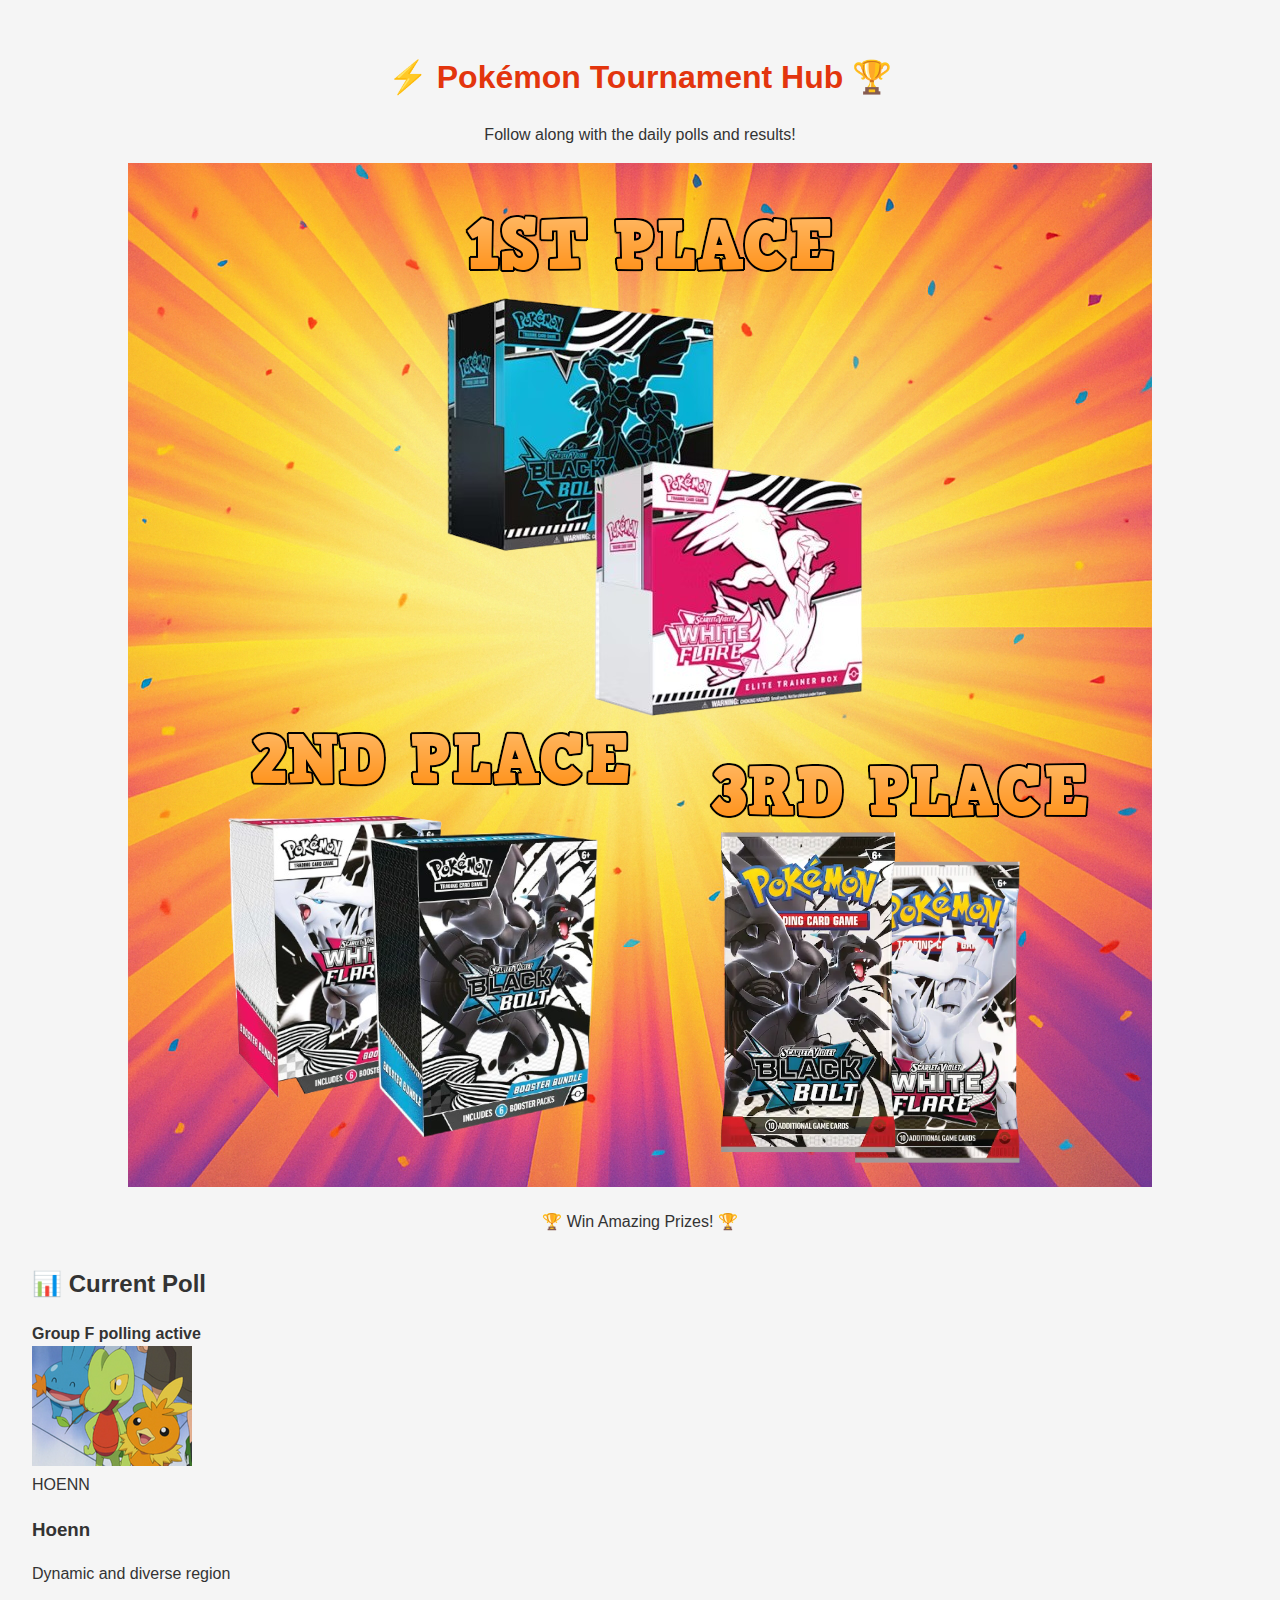
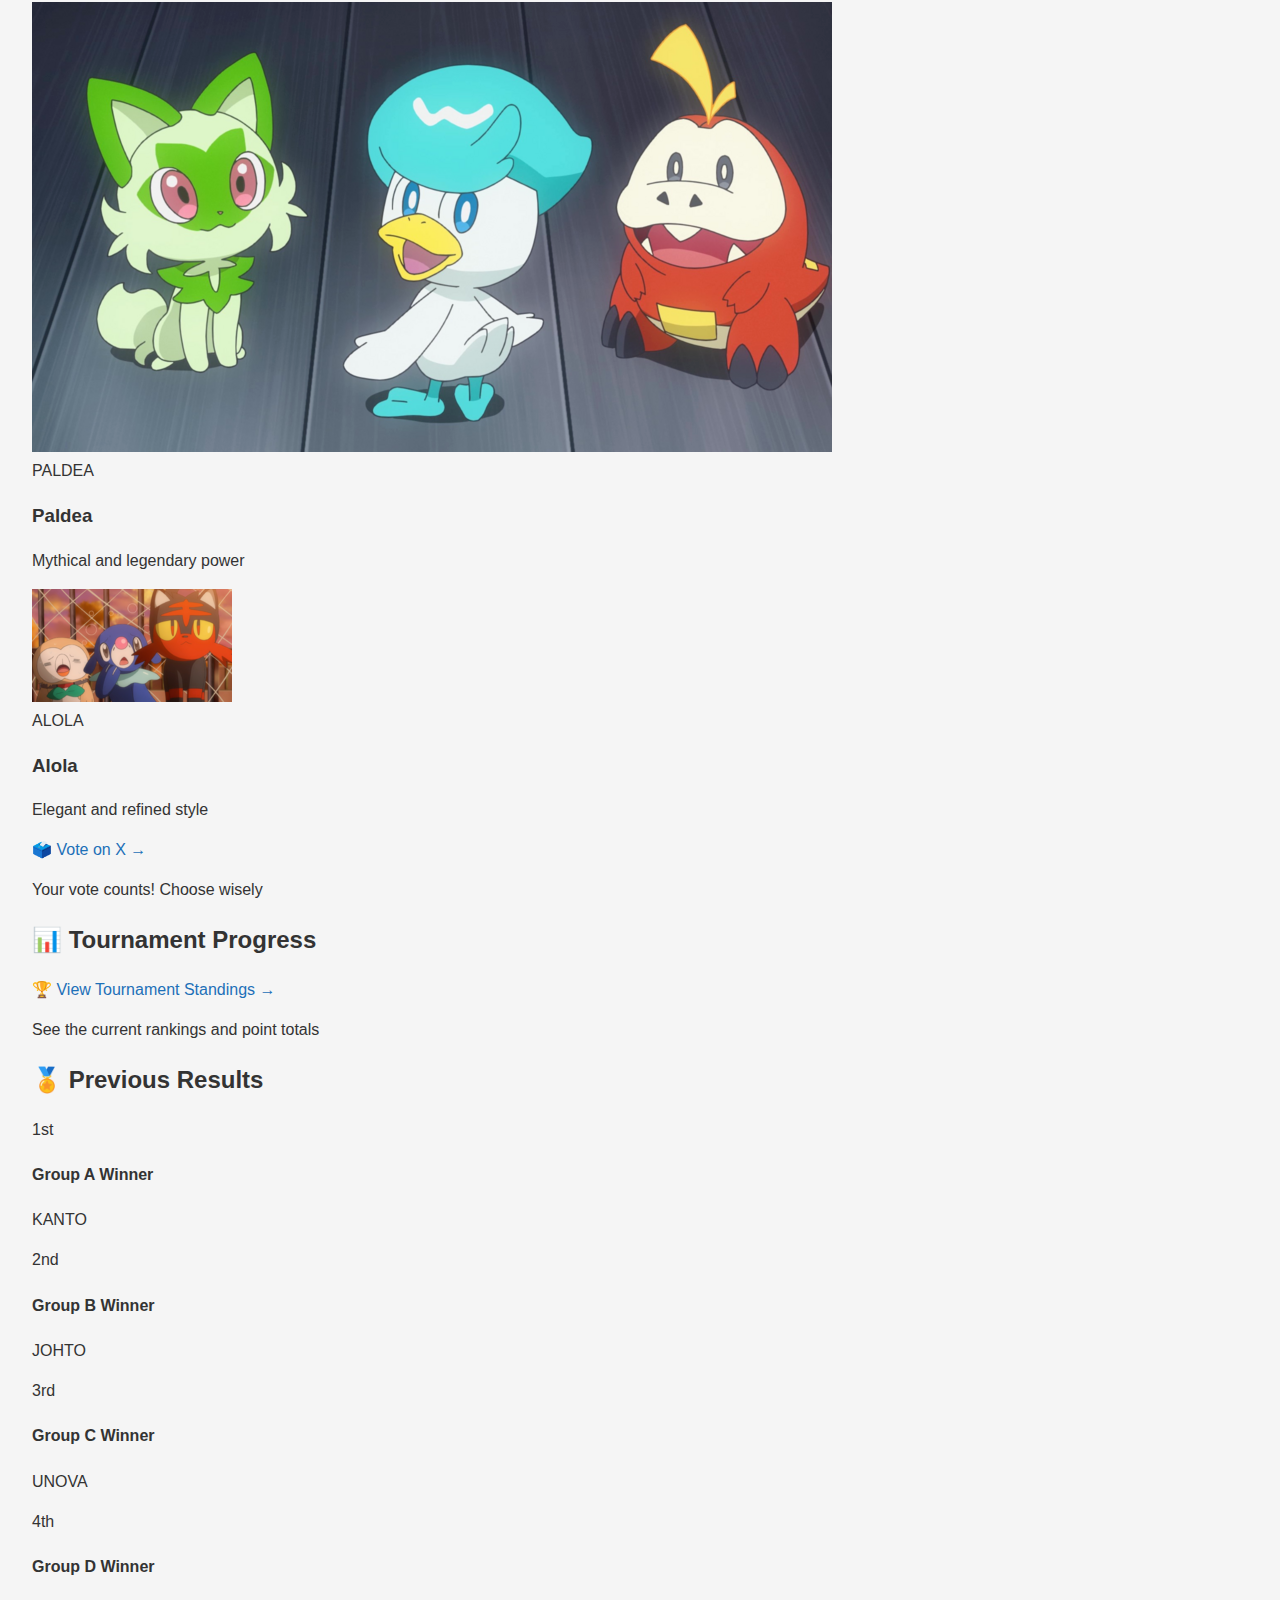
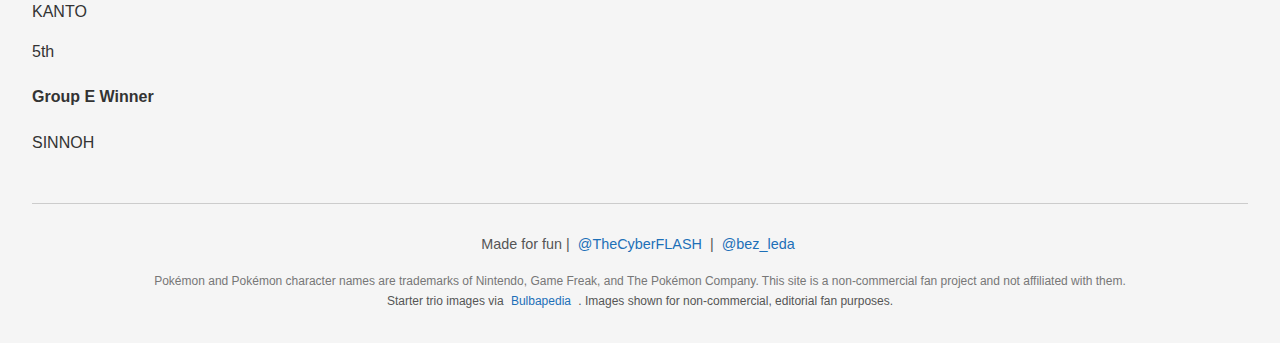
<file: index.html>
<!DOCTYPE html>
<html lang="en">
  <head>
    <meta charset="UTF-8" />
    <title>Pokémon Tournament Hub - Enhanced</title>
    <meta name="viewport" content="width=device-width, initial-scale=1" />
    <link rel="stylesheet" href="style.css" />

    <!-- Open Graph -->
    <meta property="og:title" content="Pokémon Tournament Giveaway!" />
    <meta
      property="og:description"
      content="Vote in the daily polls for your chance to win a Sealed ETB + Booster Packs."
    />
    <meta
      property="og:image"
      content="https://thecyberflash.github.io/pokemon-tournament/images/giveaway.png"
    />
    <meta property="og:image:type" content="image/png" />
    <meta property="og:image:width" content="1200" />
    <meta property="og:image:height" content="630" />
    <meta property="og:type" content="website" />
    <meta
      property="og:url"
      content="https://thecyberflash.github.io/pokemon-tournament/"
    />

    <!-- Twitter Card -->
    <meta name="twitter:card" content="summary_large_image" />
    <meta name="twitter:title" content="Pokémon Tournament Giveaway!" />
    <meta
      name="twitter:description"
      content="Vote in the daily polls for your chance to win a Sealed ETB + Booster Packs."
    />
    <meta
      name="twitter:image"
      content="https://thecyberflash.github.io/pokemon-tournament/images/giveaway.png"
    />
    <meta name="twitter:site" content="@TheCyberFLASH" />
  </head>

  <body>
    <div class="container">
      <header class="hero-section">
        <div class="hero-content">
          <h1 class="main-title">
            <span class="pokemon-icon">⚡</span>
            Pokémon Tournament Hub
            <span class="trophy-icon">🏆</span>
          </h1>
          <p class="hero-subtitle">
            Follow along with the daily polls and results!
          </p>

          <!-- Featured Prize at Top -->
          <div class="featured-prize">
            <div class="prize-glow">
              <img
                src="images/all-prize.png"
                alt="Tournament prizes"
                loading="lazy"
                class="hero-prize-img"
              />
            </div>
            <p class="prize-tagline">🏆 Win Amazing Prizes! 🏆</p>
          </div>
        </div>
      </header>

      <main class="main-content">
        <section class="current-poll-section">
          <div class="section-header">
            <h2 class="section-title">
              <span class="poll-icon">📊</span>
              Current Poll
            </h2>
            <div class="poll-status active">
              <span class="status-indicator"></span>
              <strong>Group F polling active</strong>
            </div>
          </div>

          <div class="enhanced-poll-grid">
            <!-- Card 1 -->
            <article class="enhanced-region-card galar-card">
              <div class="card-glow"></div>
              <div class="card-content">
                <div class="img-container">
                  <img
                    src="images/hoenn.png"
                    alt="Hoenn starters"
                    loading="lazy"
                  />
                  <div class="card-overlay">
                    <span class="region-badge">HOENN</span>
                  </div>
                </div>
                <h3 class="region-name">Hoenn</h3>
                <p class="region-desc">Dynamic and diverse region</p>
              </div>
            </article>

            <!-- Card 2 -->
            <article class="enhanced-region-card sinnoh-card">
              <div class="card-glow"></div>
              <div class="card-content">
                <div class="img-container">
                  <img
                    src="images/paldea.png"
                    alt="Paldea starters"
                    loading="lazy"
                  />
                  <div class="card-overlay">
                    <span class="region-badge">PALDEA</span>
                  </div>
                </div>
                <h3 class="region-name">Paldea</h3>
                <p class="region-desc">Mythical and legendary power</p>
              </div>
            </article>

            <!-- Card 3 -->
            <article class="enhanced-region-card kalos-card">
              <div class="card-glow"></div>
              <div class="card-content">
                <div class="img-container">
                  <img
                    src="images/alola.png"
                    alt="Alola starters"
                    loading="lazy"
                  />
                  <div class="card-overlay">
                    <span class="region-badge">ALOLA</span>
                  </div>
                </div>
                <h3 class="region-name">Alola</h3>
                <p class="region-desc">Elegant and refined style</p>
              </div>
            </article>
          </div>

          <div class="vote-section">
            <div class="vote-glow">
              <a
                class="enhanced-btn"
                href="https://x.com/TheCyberFLASH/status/1970415806187217012"
                target="_blank"
                rel="noopener"
              >
                <span class="btn-icon">🗳️</span>
                Vote on X
                <span class="btn-arrow">→</span>
              </a>
            </div>
            <p class="vote-hint">Your vote counts! Choose wisely</p>
          </div>
        </section>

        <!-- Navigation to Tournament Standings -->
        <section class="navigation-section">
          <div class="nav-section">
            <h2 class="section-title">
              <span class="trophy-icon">📊</span>
              Tournament Progress
            </h2>
            <div class="standings-nav">
              <a href="table.html" class="enhanced-btn standings-btn">
                <span class="btn-icon">🏆</span>
                View Tournament Standings
                <span class="btn-arrow">→</span>
              </a>
              <p class="standings-hint">
                See the current rankings and point totals
              </p>
            </div>
          </div>
        </section>

        <section class="results-section">
          <h2 class="section-title">
            <span class="trophy-icon">🏅</span>
            Previous Results
          </h2>
          <div class="results-grid">
            <div class="result-card winner">
              <div class="result-rank">1st</div>
              <div class="result-content">
                <h4>Group A Winner</h4>
                <p class="result-region">KANTO</p>
              </div>
            </div>
            <div class="result-card winner">
              <div class="result-rank">2nd</div>
              <div class="result-content">
                <h4>Group B Winner</h4>
                <p class="result-region">JOHTO</p>
              </div>
            </div>
            <div class="result-card winner">
              <div class="result-rank">3rd</div>
              <div class="result-content">
                <h4>Group C Winner</h4>
                <p class="result-region">UNOVA</p>
              </div>
            </div>
            <div class="result-card winner">
              <div class="result-rank">4th</div>
              <div class="result-content">
                <h4>Group D Winner</h4>
                <p class="result-region">KANTO</p>
              </div>
            </div>
            <div class="result-card winner">
              <div class="result-rank">5th</div>
              <div class="result-content">
                <h4>Group E Winner</h4>
                <p class="result-region">SINNOH</p>
              </div>
            </div>
          </div>
        </section>
      </main>

      <footer class="enhanced-footer">
        <div class="footer-content">
          <p class="footer-tagline">
            Made for fun |
            <a
              href="https://x.com/TheCyberFlash"
              target="_blank"
              rel="noopener noreferrer"
              class="footer-link"
            >
              @TheCyberFLASH
            </a>
            |
            <a
              href="https://x.com/bez_leda"
              target="_blank"
              rel="noopener noreferrer"
              class="footer-link"
            >
              @bez_leda
            </a>
          </p>

          <div class="footer-disclaimer">
            <small class="disclaimer">
              Pokémon and Pokémon character names are trademarks of Nintendo,
              Game Freak, and The Pokémon Company. This site is a non-commercial
              fan project and not affiliated with them.
            </small>

            <small class="credit">
              Starter trio images via
              <a
                href="https://bulbapedia.bulbagarden.net/wiki/Starter_Pokémon#Grass,_Fire,_and_Water_trios"
                target="_blank"
                rel="noopener noreferrer"
                class="footer-link"
              >
                Bulbapedia
              </a>
              . Images shown for non-commercial, editorial fan purposes.
            </small>
          </div>
        </div>
      </footer>
    </div>
  </body>
</html>
</file>
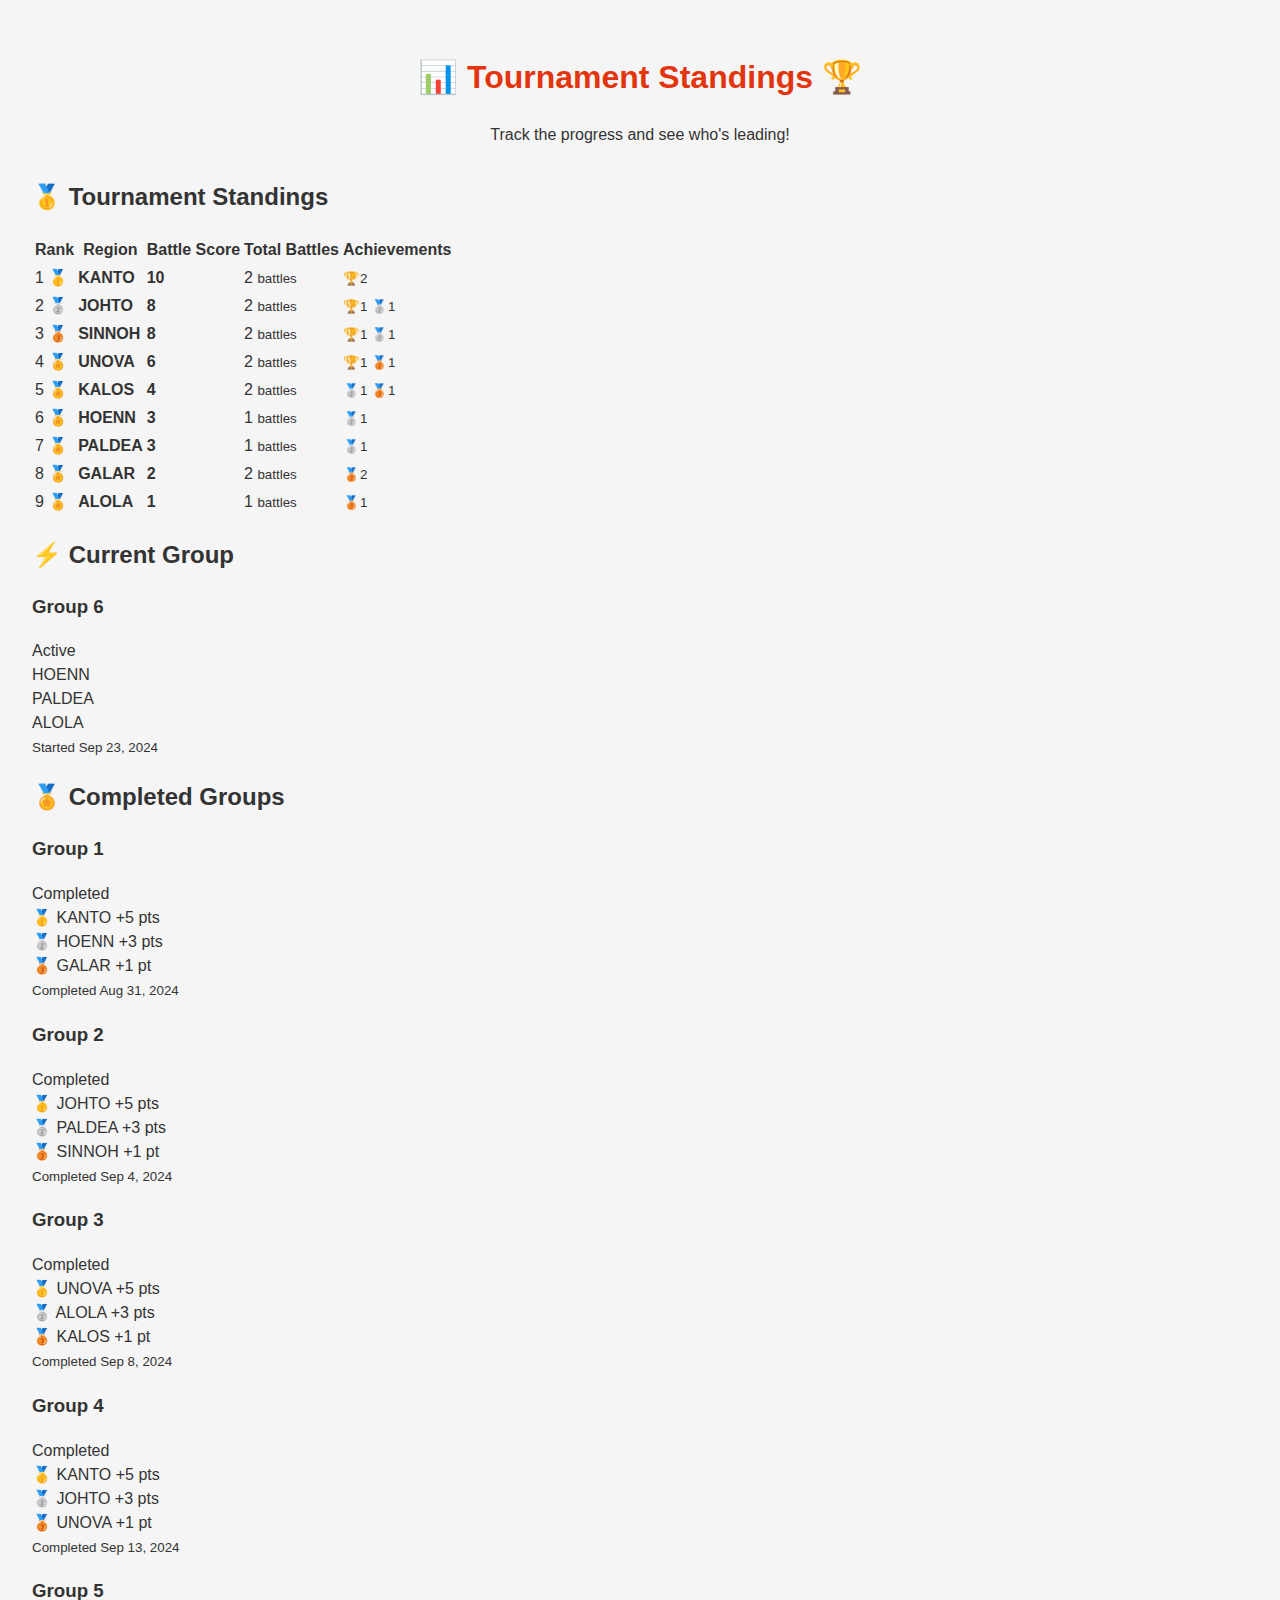
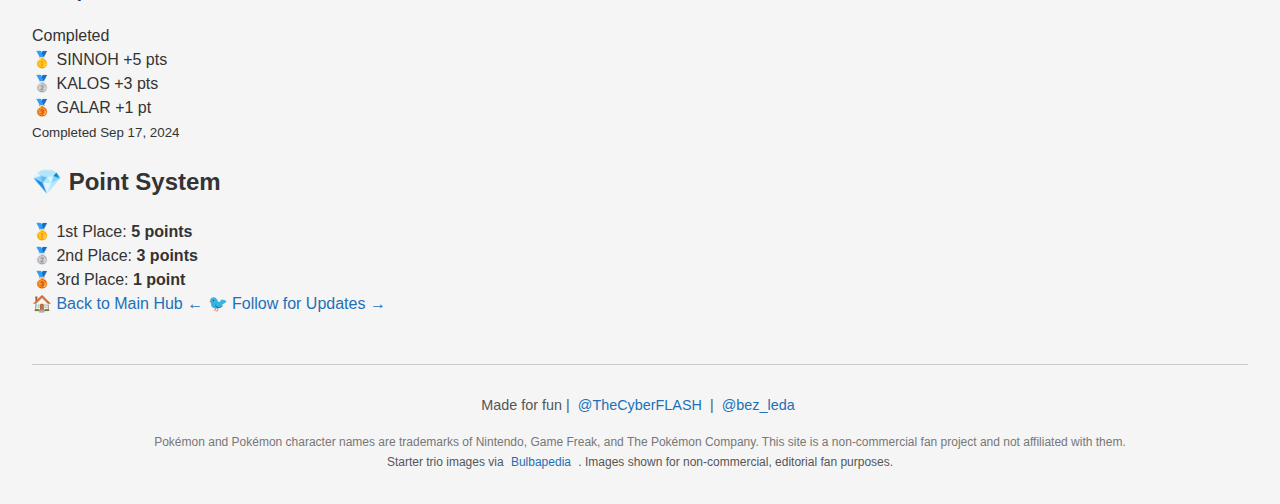
<file: table.html>
<!DOCTYPE html>
<html lang="en">
  <head>
    <meta charset="UTF-8" />
    <title>Pokémon Tournament Standings</title>
    <meta name="viewport" content="width=device-width, initial-scale=1" />
    <link rel="stylesheet" href="style.css" />

    <!-- Open Graph -->
    <meta property="og:title" content="Pokémon Tournament Standings!" />
    <meta
      property="og:description"
      content="Check out the current tournament standings and group results."
    />
    <meta
      property="og:image"
      content="https://thecyberflash.github.io/pokemon-tournament/images/giveaway.png"
    />
    <meta property="og:image:type" content="image/png" />
    <meta property="og:image:width" content="1200" />
    <meta property="og:image:height" content="630" />
    <meta property="og:type" content="website" />
    <meta
      property="og:url"
      content="https://thecyberflash.github.io/pokemon-tournament/table.html"
    />

    <!-- Twitter Card -->
    <meta name="twitter:card" content="summary_large_image" />
    <meta name="twitter:title" content="Pokémon Tournament Standings!" />
    <meta
      name="twitter:description"
      content="Check out the current tournament standings and group results."
    />
    <meta
      name="twitter:image"
      content="https://thecyberflash.github.io/pokemon-tournament/images/giveaway.png"
    />
    <meta name="twitter:site" content="@TheCyberFLASH" />
  </head>

  <body>
    <div class="container">
      <header class="hero-section">
        <div class="hero-content">
          <h1 class="main-title">
            <span class="pokemon-icon">📊</span>
            Tournament Standings
            <span class="trophy-icon">🏆</span>
          </h1>
          <p class="hero-subtitle">Track the progress and see who's leading!</p>
        </div>
      </header>

      <main class="main-content">
        <!-- Tournament Standings -->
        <section class="standings-section">
          <h2 class="section-title">
            <span class="trophy-icon">🥇</span>
            Tournament Standings
          </h2>
          <div class="table-container">
            <table class="tournament-table" id="overall-standings">
              <thead>
                <tr>
                  <th>Rank</th>
                  <th>Region</th>
                  <th>Battle Score</th>
                  <th>Total Battles</th>
                  <th>Achievements</th>
                </tr>
              </thead>
              <tbody>
                <!-- Data will be populated by JavaScript -->
              </tbody>
            </table>
          </div>
        </section>

        <!-- Current Group -->
        <section class="current-group-section">
          <h2 class="section-title">
            <span class="poll-icon">⚡</span>
            Current Group
          </h2>
          <div class="current-group-container" id="current-group-container">
            <!-- Current group will be populated by JavaScript -->
          </div>
        </section>

        <!-- Completed Groups -->
        <section class="groups-section">
          <h2 class="section-title">
            <span class="trophy-icon">🏅</span>
            Completed Groups
          </h2>
          <div class="groups-grid" id="groups-container">
            <!-- Group cards will be populated by JavaScript -->
          </div>
        </section>

        <!-- Point System -->
        <section class="points-section">
          <h2 class="section-title">
            <span class="trophy-icon">💎</span>
            Point System
          </h2>
          <div class="points-explanation">
            <div class="point-rule">
              <span class="point-medal">🥇</span>
              <span class="point-text"
                >1st Place: <strong>5 points</strong></span
              >
            </div>
            <div class="point-rule">
              <span class="point-medal">🥈</span>
              <span class="point-text"
                >2nd Place: <strong>3 points</strong></span
              >
            </div>
            <div class="point-rule">
              <span class="point-medal">🥉</span>
              <span class="point-text"
                >3rd Place: <strong>1 point</strong></span
              >
            </div>
          </div>
        </section>

        <!-- Navigation -->
        <section class="navigation-section">
          <div class="nav-buttons">
            <a href="index.html" class="enhanced-btn">
              <span class="btn-icon">🏠</span>
              Back to Main Hub
              <span class="btn-arrow">←</span>
            </a>
            <a
              href="https://x.com/TheCyberFLASH"
              target="_blank"
              class="enhanced-btn"
            >
              <span class="btn-icon">🐦</span>
              Follow for Updates
              <span class="btn-arrow">→</span>
            </a>
          </div>
        </section>
      </main>

      <footer class="enhanced-footer">
        <div class="footer-content">
          <p class="footer-tagline">
            Made for fun |
            <a
              href="https://x.com/TheCyberFlash"
              target="_blank"
              rel="noopener noreferrer"
              class="footer-link"
            >
              @TheCyberFLASH
            </a>
            |
            <a
              href="https://x.com/bez_leda"
              target="_blank"
              rel="noopener noreferrer"
              class="footer-link"
            >
              @bez_leda
            </a>
          </p>

          <div class="footer-disclaimer">
            <small class="disclaimer">
              Pokémon and Pokémon character names are trademarks of Nintendo,
              Game Freak, and The Pokémon Company. This site is a non-commercial
              fan project and not affiliated with them.
            </small>

            <small class="credit">
              Starter trio images via
              <a
                href="https://bulbapedia.bulbagarden.net/wiki/Starter_Pokémon#Grass,_Fire,_and_Water_trios"
                target="_blank"
                rel="noopener noreferrer"
                class="footer-link"
              >
                Bulbapedia
              </a>
              . Images shown for non-commercial, editorial fan purposes.
            </small>
          </div>
        </div>
      </footer>
    </div>

    <!-- JavaScript for loading tournament data -->
    <script src="tournament-table.js"></script>
  </body>
</html>
</file>
<file: style.css>
body {
  font-family: Arial, sans-serif;
  background: #f5f5f5;
  color: #333;
  margin: 0;
  padding: 2rem;
  line-height: 1.5;
}

header {
  text-align: center;
  margin-bottom: 2rem;
}

h1 {
  color: #e3350d; /* Pokémon red */
}

a {
  color: #1d70b8;
  text-decoration: none;
}

a:hover {
  text-decoration: underline;
}

footer {
  margin-top: 3rem;
  padding-top: 1rem;
  border-top: 1px solid #ccc;
  text-align: center;
  font-size: 0.9rem;
  color: #555;
}

footer a {
  margin: 0 0.25rem;
}

.disclaimer {
  display: block;
  margin-top: 1rem;
  font-size: 0.75rem;
  color: #777;
}
</file>
